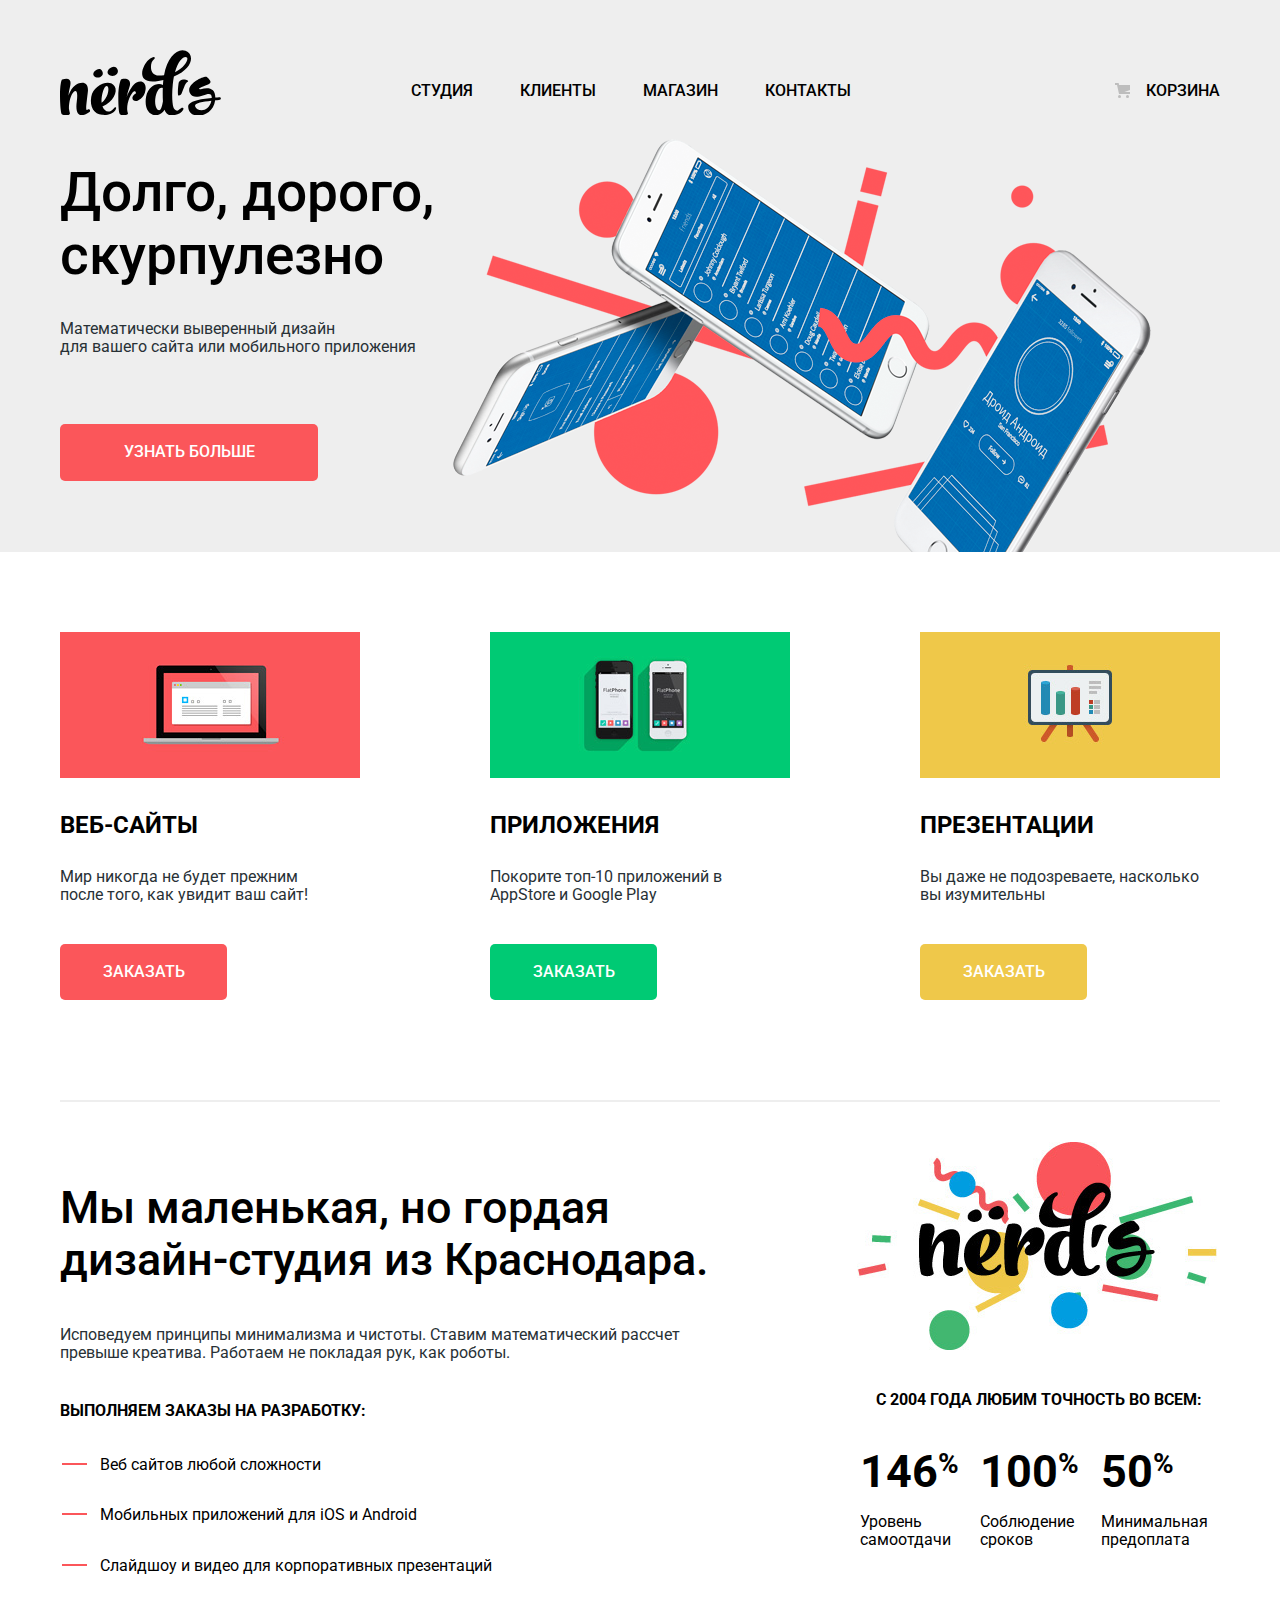
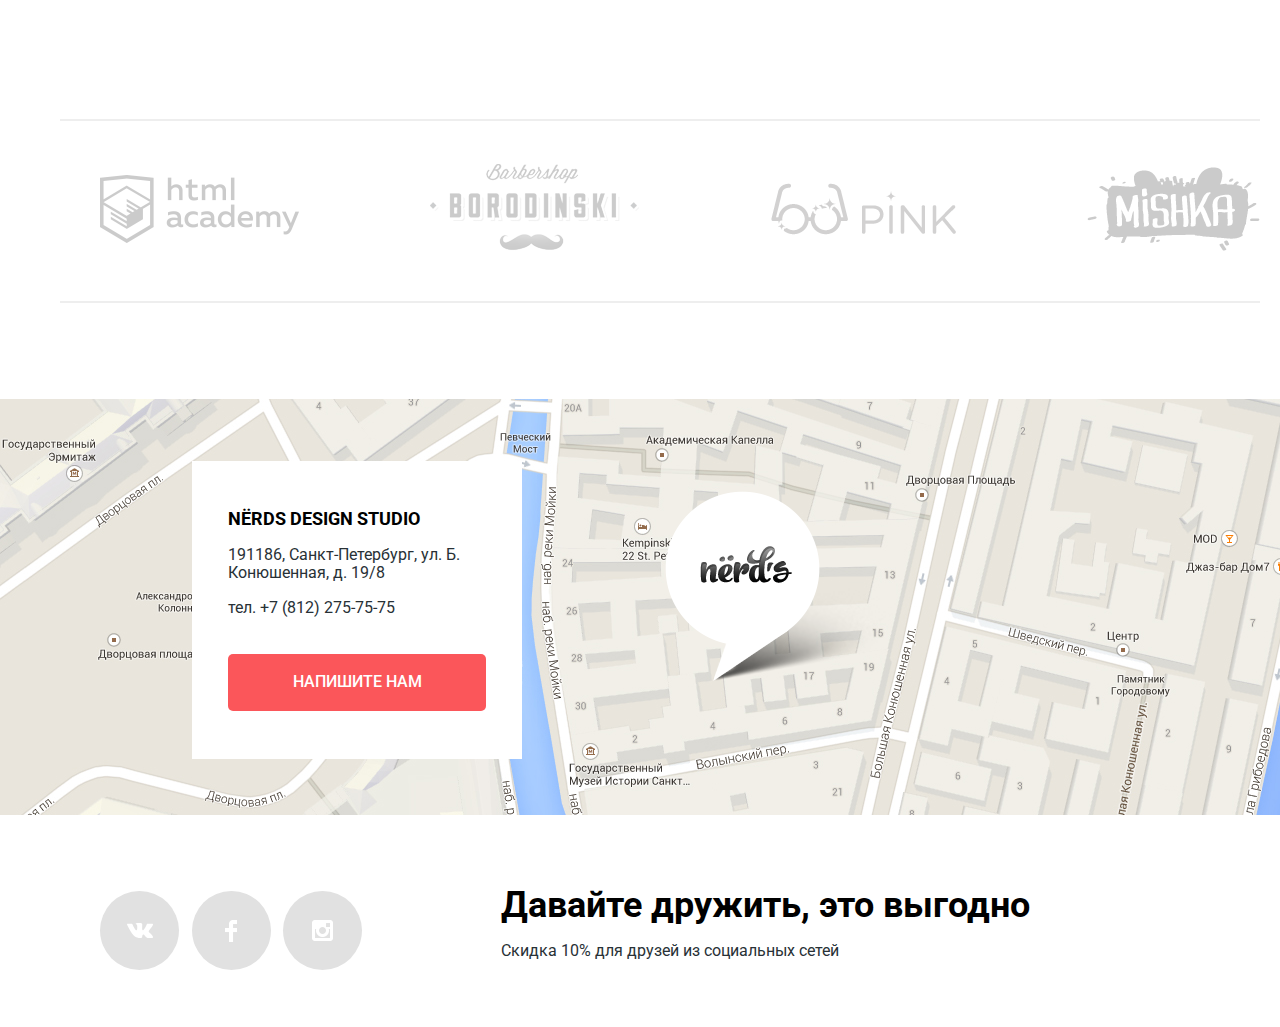
<file: index.html>
<!DOCTYPE html>
<html lang="ru">
<head>
	<title>Дизайн-студия Nerds из Краснодара</title>
	<link rel="stylesheet" href="css/normalize.css">
	<link rel="stylesheet" href="css/style.css">
	<link href="https://fonts.googleapis.com/css2?family=Roboto:wght@400;500;700&display=swap" rel="stylesheet">
	<meta name="viewport" content="width=1400">
</head>
<body>
	<header>
		<div class="container">
			<nav class="main-navigation">
			<a class="main-header__logo"><img src="img/nerds-logo.svg" width="161px" height="66px" alt="Логотип студии"></a>
			<ul class="main-navigation__list">
					<li class="main-navigation__item"><a href="#about">Студия</a></li>
					<li class="main-navigation__item"><a href="#partners">Клиенты</a></li>
					<li class="main-navigation__item"><a href="catalog.html">Магазин</a></li>
					<li class="main-navigation__item"><a href="#main-footer">Контакты</a></li>
				</ul>
				<ul class="user-navigation__list">
					<li class="user-navigation__item"><a href="">Корзина</a></li>
			</ul>
			</nav>
			<h1 class="visually-hidden">Дизайн-студия Nerds из Краснодара</h1>
			<section id="main-slider">
				<div class="main-slider__body">
					<div class="main-slider__wrapper">
						<h2>Долго, дорого, скурпулезно</h2>
						<p>Математически выверенный дизайн<br>для вашего сайта или мобильного приложения</p>
						<a class="btn" href="#">Узнать больше</a>
					</div>
				</div>
			</section>
		</div>
	</header>

	<main>
		<div class="container">
		<section id="offers">
			<ul class="offers__list">
				<li class="offers__item">
					<img src="img/illustration-1.jpg" alt="красная">
					<h3>Веб-сайты</h3>
					<p>Мир никогда не будет прежним после того, как увидит ваш сайт!</p>
					<a href="#" class="offers__item__btn btn">Заказать</a>
				</li>
				<li class="offers__item">
					<img src="img/illustration-2.jpg" alt="зеленая">
					<h3>Приложения</h3>
					<p>Покорите топ-10 приложений в AppStore и Google Play</p>
					<a href="#" class="offers__item__btn_green btn" >Заказать</a>
				</li>
				<li class="offers__item">
					<img src="img/illustration-3.jpg" alt="желтая">
					<h3>Презентации</h3>
					<p>Вы даже не подозреваете, насколько вы изумительны</p>
					<a href="#" class="offers__item__btn_yellow btn">Заказать</a>
				</li>
			</ul>

		</section>

		<div class="about__block__wrapper">
		<section id="about">
			<h2>Мы маленькая, но гордая дизайн-студия из Краснодара.</h2>
			<p>Исповедуем принципы минимализма и чистоты. Ставим математический рассчет превыше креатива. Работаем не покладая рук, как роботы.</p>
			<h4>Выполняем заказы на разработку:</h4>
			<ul class="about__list">
				<li class="about__item">Веб сайтов любой сложности</li>
				<li class="about__item">Мобильных приложений для iOS и Android</li>
				<li class="about__item">Слайдшоу и видео для корпоративных презентаций</li>
			</ul>
		</section>

		<section id="achievements">
					<img src="img/nerds-illustration.jpg" alt="Картинка преимуществ">
					<table class="achievements__table">
            <caption>с 2004 года Любим точность во всем:</caption>
            <thead>
              <tr>
                <th>Уровень самоотдачи</th>
                <th>Соблюдение сроков</th>
                <th>Минимальная предоплата</th>
              </tr>
            </thead>
            <tbody>
              <tr>
                <td>146<sup>%</sup></td>
                <td>100<sup>%</sup></td>
                <td>50<sup>%</sup></td>
              </tr>
            </tbody>
          </table>
		</section>	
		</div>

		<section id="partners">
				<ul class="partners__list">
					<li class="partners__item"><a href=""><img src="img/logo-1.png" alt="Партнер1"></a></li>
					<li class="partners__item"><a href=""><img src="img/logo-2.png" alt="Партнер1"></a></li>
					<li class="partners__item"><a href=""><img src="img/logo-3.png" alt="Партнер1"></a></li>
					<li class="partners__item"><a href=""><img src="img/logo-4.png" alt="Партнер1"></a></li>
				</ul>
		</section>
	</div>

		<section id="map">
			<h2 class="visually-hidden">Мы находимся</h2>
			<figure class="map__image">
				<img src="img/map.jpg" alt="Карта">
			</figure>
			<div class="map__sticker">
				<h4>Nёrds design studio</h4>
				<p>191186, Санкт-Петербург, ул. Б. Конюшенная, д. 19/8</p>
				<p>тел. +7 (812) 275-75-75</p>
				<a class="btn btn-modal" href="#">Напишите нам</a>
			</div>
			<img class="map__marker" src="img/map-marker.png" alt="Мы находимся">
		</section>

	</main>

	<div class="container">
	<footer id="main-footer">
		<ul class="footer__social-list">
			<li class="footer__social-item">
				<a href="#">
					<svg version="1.1" id="Layer_1" xmlns="http://www.w3.org/2000/svg" xmlns:xlink="http://www.w3.org/1999/xlink" x="0px" y="0px" width="26px" height="15px" viewBox="0 0 26 15" enable-background="new 0 0 26 15" xml:space="preserve">
						<path fill="#FFFFFF" d="M16.138,11.51c0.956-0.309,2.18,2.04,3.483,2.939c0.978,0.681,1.727,0.534,1.727,0.534l3.473-0.05
						c0,0,1.815-0.112,0.957-1.554c-0.071-0.12-0.503-1.069-2.585-3.022c-2.177-2.043-1.882-1.712,0.739-5.244
						c1.597-2.153,2.236-3.468,2.036-4.028c-0.192-0.539-1.365-0.399-1.365-0.399L20.69,0.713c-0.381,0.001-0.704,0.119-0.851,0.515
						c-0.003,0.004-0.621,1.666-1.445,3.079c-1.741,2.989-2.436,3.148-2.724,2.961c-0.661-0.433-0.494-1.737-0.494-2.664
						c0-2.897,0.432-4.105-0.846-4.417c-0.427-0.104-0.739-0.172-1.828-0.182c-1.392-0.021-2.574,0-3.244,0.329
						c-0.445,0.223-0.786,0.712-0.579,0.74c0.26,0.035,0.843,0.16,1.155,0.586c0.401,0.552,0.389,1.789,0.389,1.789
						s0.229,3.411-0.54,3.834c-0.528,0.29-1.25-0.302-2.803-3.016C6.087,2.879,5.488,1.345,5.488,1.345S5.372,1.06,5.162,0.904
						C4.912,0.719,4.562,0.66,4.562,0.66L0.848,0.684c0,0-0.558,0.016-0.763,0.262C-0.097,1.164,0.07,1.614,0.07,1.614
						s2.909,6.881,6.203,10.347c3.02,3.182,6.452,2.971,6.452,2.971h1.555c0,0,0.469-0.054,0.709-0.312
						c0.224-0.24,0.214-0.691,0.214-0.691S15.172,11.82,16.138,11.51z"/>
					</svg>
				</a>
			</li>
			<li class="footer__social-item">
				<a href="#">
					<svg xmlns="http://www.w3.org/2000/svg" xmlns:xlink="http://www.w3.org/1999/xlink" width="12" height="22" viewBox="0 0 12 22">
  					<image id="fb-icon" width="12" height="22" xlink:href="[data-uri]"/>
					</svg>
				</a>
			</li>
			<li class="footer__social-item">
				<a href="#">
					<svg xmlns="http://www.w3.org/2000/svg" xmlns:xlink="http://www.w3.org/1999/xlink" width="21" height="21" viewBox="0 0 21 21">
  					<image id="insta-icon" width="21" height="21" xlink:href="[data-uri]"/>
					</svg>
				</a>
			</li>
		</ul>

		<div class="footer__text">
			<h3>Давайте дружить, это выгодно</h3>
			<p>Скидка 10% для друзей из социальных сетей</p>
		</div>
	</footer>
	</div>

	<section class="modal modal__write-us">
		<h2>Напишите нам</h2>
		<form class="modal__form" action="" method="post">
			<div class="modal__form__row">
				<p>
					<label for="form__name">Ваше имя:</label>
					<input type="text" id="form__name" placeholder="Представьтесь, пожалуйста">
				</p>
				<p>
					<label for="form__email">Ваш e-mail:</label>
					<input type="email" id="form__email" placeholder="Для отправки ответа">
				</p>
			</div>
			<p>
				<label for="form__text">Текст письма:</label>
				<input type="text" id="form__text" placeholder="В свободной форме">
			</p>
			<button class="btn" type="submit">Отправить</button>			
		</form>
		<button class="modal__close" type="button"><span class="visually-hidden">Закрыть</span></button>
	</section>

	<script type="text/javascript">
		var link = document.querySelector(".btn-modal");
		var popup = document.querySelector(".modal__write-us");
		var close = document.querySelector(".modal__close");

		link.addEventListener("click", function(evt) {
			evt.preventDefault();
			popup.classList.add("modal__open");
		});

		close.addEventListener("click", function(evt){
			evt.preventDefault();
			popup.classList.remove("modal__open");
		});
	</script>
</body>
</html>
</file>
<file: css/style.css>
.reg {
  font-weight: 400;
}
.med {
  font-weight: 500;
}
.bold {
  font-weight: 700;
}
body {
  font-family: 'Roboto', sans-serif;
  background-color: #fff;
}
h1,
h2,
h3,
h4,
nav {
  color: #000;
  text-transform: uppercase;
  margin: 0;
}
ul,
li {
  list-style: none;
}
a {
  text-decoration: none;
  outline: none;
  color: #000;
}
p {
  font-weight: 400;
  color: #283136;
  font-size: 16px;
}
.visually-hidden {
  position: absolute;
  clip: rect(0 0 0 0);
  width: 1px;
  height: 1px;
  margin: -1px;
}
.btn {
  font-weight: 500;
  font-size: 16px;
  padding: 19px 63px;
  text-transform: uppercase;
  color: #fff;
  background-color: #fb565a;
  border-radius: 5px;
  position: relative;
  display: flex;
  width: 132px;
  justify-content: center;
}
.container {
  width: 1160px;
  margin: 0 auto;
  padding: 0 20px;
  display: flex;
  justify-content: space-between;
  flex-wrap: wrap;
}
header {
  background-color: #eeeeee;
  min-height: 114px;
  display: flex;
  margin-bottom: 80px;
  position: sticky;
}
header nav {
  top: 0;
  display: inherit;
  width: 100%;
  justify-content: space-between;
  margin-top: 50px;
}
header nav a {
  font-weight: 500;
  font-size: 16px;
}
header nav a:hover {
  color: #fb565a;
}
header nav a:target {
  border-bottom: 2px solid #fb565a;
}
header nav a:active {
  color: rgba(0, 0, 0, 0.3);
}
header nav .main-navigation__list {
  font-weight: 500;
  font-size: 16px;
  width: 440px;
  margin: 0;
  padding: 0;
  display: inherit;
  justify-content: space-between;
  margin-top: 32px;
}
header nav .user-navigation__list {
  font-weight: 500;
  font-size: 16px;
  width: 178px;
  margin: 0;
  padding: 0;
  display: inherit;
  justify-content: flex-end;
  margin-top: 32px;
  position: relative;
}
header nav .user-navigation__list:before {
  content: "";
  position: absolute;
  top: 4%;
  left: 41%;
  width: 15px;
  height: 15px;
  opacity: 0.2;
  background: url("../img/cart-icon.svg") no-repeat left center;
}
header nav .main-header__logo {
  width: 160px;
  height: 65px;
  margin: 0;
  cursor: pointer;
}
header nav .main-header__logo:hover {
  opacity: 0.9;
}
header nav .main-header__logo:active {
  opacity: 0.2;
}
header section#main-slider {
  position: relative;
  min-height: 433px;
  width: 100%;
  height: 437px;
}
header section#main-slider .main-slider__body {
  width: 100%;
  height: 437px;
  position: absolute;
  background-color: #eeeeee;
  background-image: url("../img/slide1.png");
  background-repeat: no-repeat;
  background-position: 85% bottom;
}
header section#main-slider .main-slider__body .main-slider__wrapper {
  margin-top: 46px;
}
header section#main-slider .main-slider__body .main-slider__wrapper h2 {
  font-weight: 500;
  font-size: 55px;
  text-transform: none;
  margin-bottom: 32px;
  width: 380px;
}
header section#main-slider .main-slider__body .main-slider__wrapper p {
  margin-bottom: 68px;
}
header section#main-slider .main-slider__body .main-slider__wrapper .btn:hover {
  background-color: #e74246;
}
header section#main-slider .main-slider__body .main-slider__wrapper .btn:active {
  color: rgba(255, 255, 255, 0.3);
}
section#offers {
  width: 100%;
  border-bottom: 2px solid #eeeeee;
  padding-bottom: 100px;
}
section#offers .offers__list {
  display: flex;
  justify-content: space-between;
  padding: 0;
  margin: 0;
}
section#offers .offers__item {
  width: 300px;
}
section#offers .offers__item img {
  margin-bottom: 30px;
}
section#offers .offers__item h3 {
  font-weight: 700;
  font-size: 24px;
  margin-bottom: 28px;
}
section#offers .offers__item p {
  margin-bottom: 39px;
  width: 280px;
}
section#offers .offers__item a {
  width: 41px;
}
section#offers .offers__item__btn:hover {
  background-color: #e74246;
}
section#offers .offers__item__btn:active {
  color: rgba(255, 255, 255, 0.3);
}
section#offers .offers__item__btn_green {
  background-color: #00ca74;
}
section#offers .offers__item__btn_green:hover {
  background-color: #00bc6c;
}
section#offers .offers__item__btn_green:active {
  color: rgba(255, 255, 255, 0.3);
}
section#offers .offers__item__btn_yellow {
  background-color: #efc84a;
}
section#offers .offers__item__btn_yellow:hover {
  background-color: #eab534;
}
section#offers .offers__item__btn_yellow:active {
  color: rgba(255, 255, 255, 0.3);
}
.about__block__wrapper {
  width: 100%;
  display: flex;
  justify-content: space-between;
  margin-bottom: 80px;
}
section#about {
  margin-top: 80px;
  width: 680px;
}
section#about h2 {
  font-weight: 500;
  font-size: 45px;
  text-transform: none;
  margin-bottom: 40px;
}
section#about p {
  margin-bottom: 40px;
}
section#about h4 {
  font-weight: 700;
  font-size: 16px;
  margin-bottom: 35px;
}
section#about li {
  position: relative;
  padding-bottom: 32px;
}
section#about li:before {
  content: "";
  position: absolute;
  top: 14%;
  left: -6%;
  width: 25px;
  height: 2px;
  background: url("../img/line_about.png") no-repeat left center;
}
section#achievements {
  width: 363px;
  margin-top: 40px;
}
section#achievements .achievements__table {
  margin-top: 36px;
}
section#achievements .achievements__table caption {
  margin-bottom: 23px;
  font-weight: 700;
  font-size: 16px;
  text-transform: uppercase;
}
section#achievements .achievements__table thead {
  display: table-footer-group;
  text-align: left;
}
section#achievements .achievements__table th {
  font-weight: 400;
  font-size: 16px;
}
section#achievements .achievements__table tbody {
  font-weight: 700;
  font-size: 45px;
}
section#achievements .achievements__table td {
  width: 33%;
  height: 74px;
}
section#achievements .achievements__table sup {
  font-size: 28px;
}
section#partners {
  width: 100%;
  margin-bottom: 80px;
}
section#partners .partners__list {
  width: 100%;
  min-height: 180px;
  display: flex;
  justify-content: space-between;
  align-items: center;
  border-top: 2px solid #eeeeee;
  border-bottom: 2px solid #eeeeee;
}
section#partners img {
  opacity: 0.2;
}
section#partners img:hover {
  opacity: 1;
}
section#partners img:active {
  opacity: 0.1;
}
section#map {
  width: 100%;
  height: 416px;
  text-align: center;
  position: relative;
  margin-bottom: 70px;
}
section#map .map__image {
  padding: 0;
  margin: 0;
}
section#map .map__sticker {
  position: absolute;
  top: 15%;
  left: 15%;
  width: 330px;
  box-sizing: border-box;
  padding: 48px 36px;
  background-color: #fff;
  text-align: left;
}
section#map .map__sticker h4 {
  font-weight: 700;
  font-size: 18px;
}
section#map .map__sticker p {
  font-weight: 400;
  font-size: 16px;
}
section#map .map__sticker p:nth-child(3) {
  margin-bottom: 37px;
}
section#map .map__sticker a {
  justify-content: center;
}
section#map .map__sticker a:hover {
  background-color: #e74246;
}
section#map .map__sticker a:active,
section#map .map__sticker a:focus {
  color: rgba(255, 255, 255, 0.3);
}
section#map .map__marker {
  position: absolute;
  top: 22%;
  right: 30%;
}
footer#main-footer {
  width: 100%;
  display: flex;
  align-items: center;
  margin-bottom: 50px;
}
footer#main-footer .footer__social-list {
  margin: 0;
  padding-right: 139px;
  display: flex;
  justify-content: space-between;
  width: 262px;
}
footer#main-footer .footer__social-list svg:active {
  opacity: 0.3;
}
footer#main-footer .footer__social-list a {
  display: flex;
  justify-content: center;
  align-items: center;
  width: 79px;
  height: 79px;
  background-color: #e1e1e1;
  border-radius: 50%;
}
footer#main-footer .footer__social-list a:hover {
  background-color: #e74246;
}
footer#main-footer .footer__social-list a:active {
  background-color: #e37376;
}
footer#main-footer .footer__text {
  width: 560px;
}
footer#main-footer .footer__text h3 {
  text-transform: none;
  font-size: 36px;
}
.modal {
  position: fixed;
}
.modal__write-us {
  display: none;
  width: 960px;
  box-sizing: border-box;
  padding: 75px 100px;
  background: #fff;
  box-shadow: 0 20px 40px 0 rgba(0, 1, 1, 0.75);
  top: 50%;
  right: 50%;
  margin-top: -300px;
  margin-right: -490px;
}
.modal__write-us p {
  display: flex;
  flex-direction: column;
  margin: 0;
}
.modal__write-us h2 {
  font-weight: 500;
  font-size: 45px;
  text-transform: none;
  margin-bottom: 50px;
}
.modal__write-us input {
  width: 360px;
  height: 50px;
  box-sizing: border-box;
  border: 2px solid #eeeeee;
  padding: 14px 16px;
  font-size: 16px;
  font-weight: 400;
}
.modal__write-us input:invalid {
  border-color: red;
}
.modal__write-us input:hover {
  border-color: #b4b9bb;
}
.modal__write-us input:active {
  border-color: #000;
}
.modal__write-us input:active::placeholder {
  color: #444444;
}
.modal__write-us label {
  font-size: 16px;
  font-weight: 700;
  margin-bottom: 14px;
}
.modal__write-us p:nth-child(2) {
  margin-bottom: 48px;
}
.modal__write-us .btn {
  display: flex;
  align-items: center;
  width: 260px;
  height: 50px;
  border: none;
  cursor: pointer;
}
.modal__write-us .btn:hover {
  background-color: #e74246;
}
.modal__write-us .btn:active,
.modal__write-us .btn:focus {
  color: rgba(255, 255, 255, 0.3);
  outline: none;
}
.modal__write-us .modal__form__row {
  display: flex;
  justify-content: space-between;
  margin-bottom: 36px;
}
.modal__write-us .modal__form__row p {
  margin: 0;
}
.modal__write-us .modal__close {
  position: absolute;
  top: 77px;
  right: 87px;
  width: 27px;
  height: 27px;
  padding: 0;
  background: none;
  border: none;
  cursor: pointer;
  opacity: 0.3;
  outline: none;
}
.modal__write-us .modal__close:before {
  content: "";
  position: absolute;
  top: 10px;
  left: 0;
  width: 27px;
  height: 5px;
  background-color: #fb565a;
  transform: rotate(45deg);
}
.modal__write-us .modal__close:after {
  content: "";
  position: absolute;
  top: 10px;
  left: 0;
  width: 27px;
  height: 5px;
  background-color: #fb565a;
  transform: rotate(-45deg);
}
.modal__write-us .modal__close:hover {
  opacity: 1;
}
.modal__write-us .modal__close:active {
  opacity: 0.1;
}
.modal__open {
  display: block;
}
</file>
